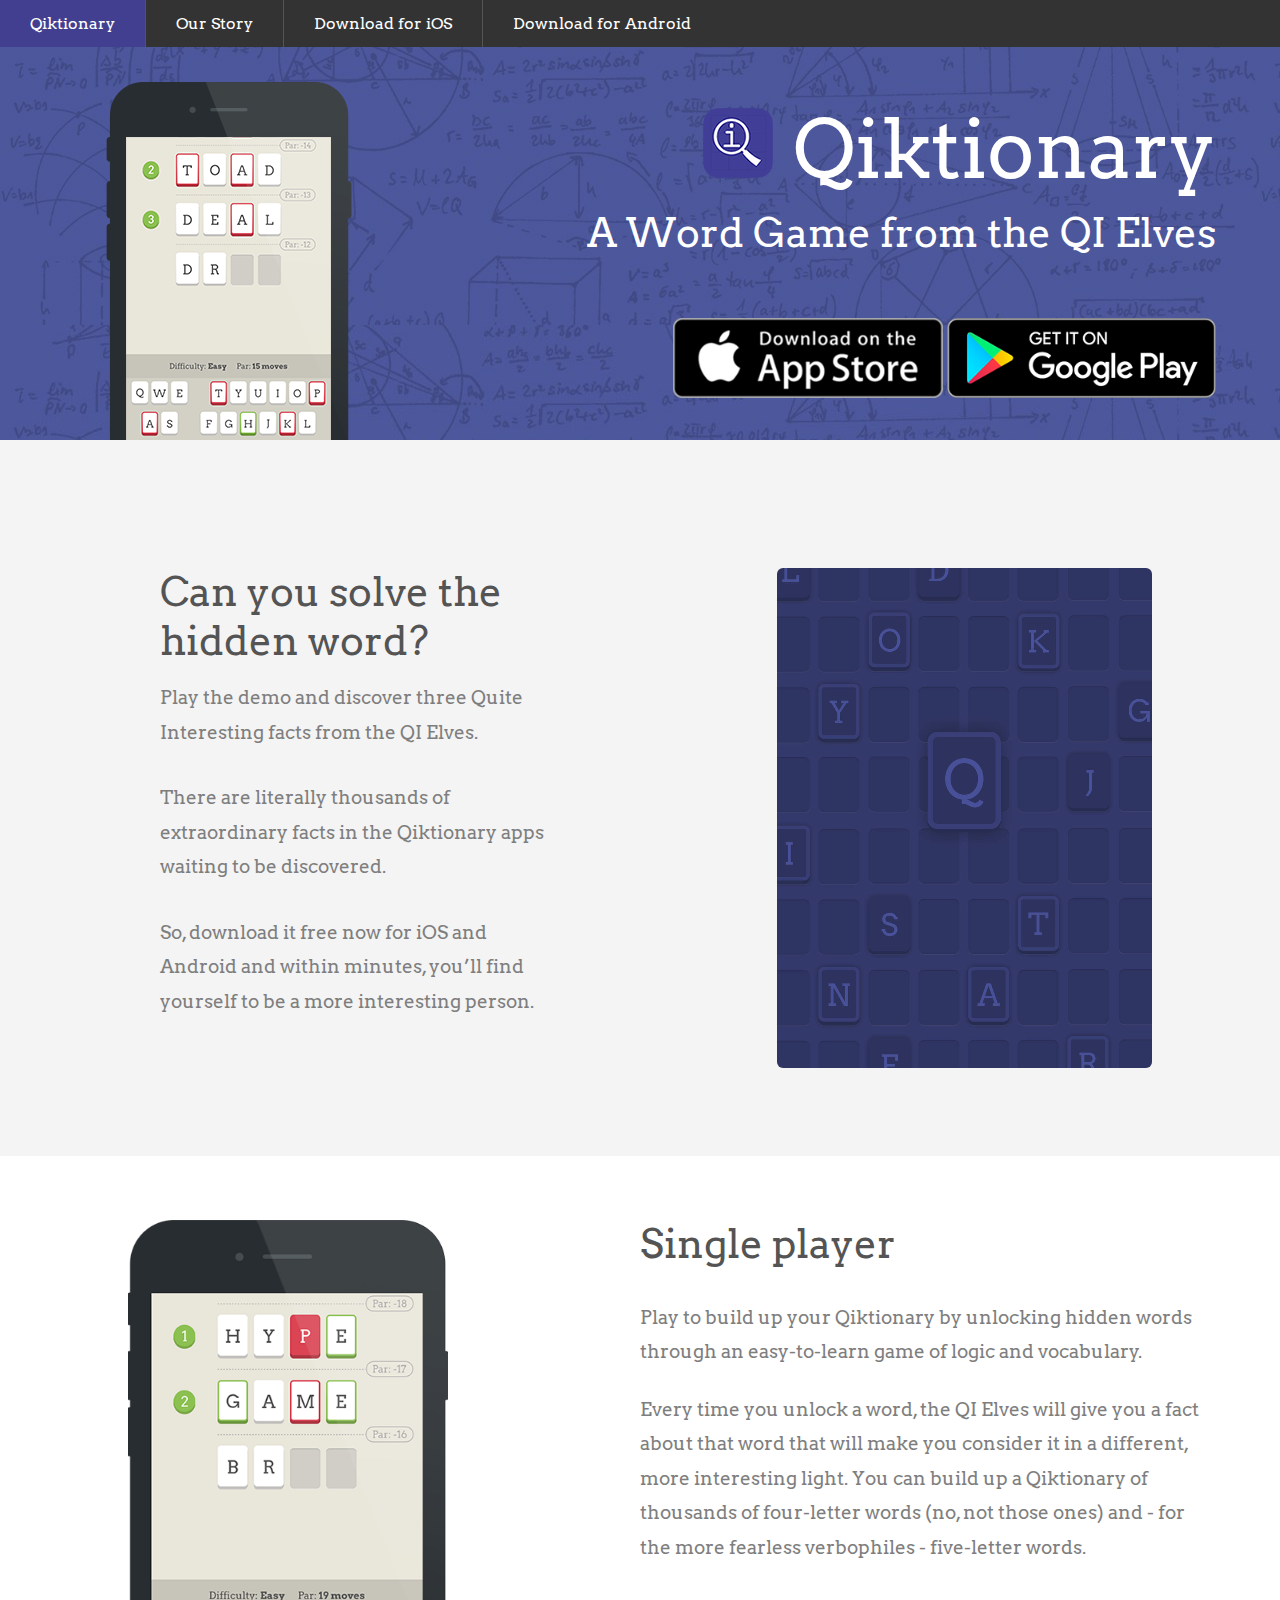
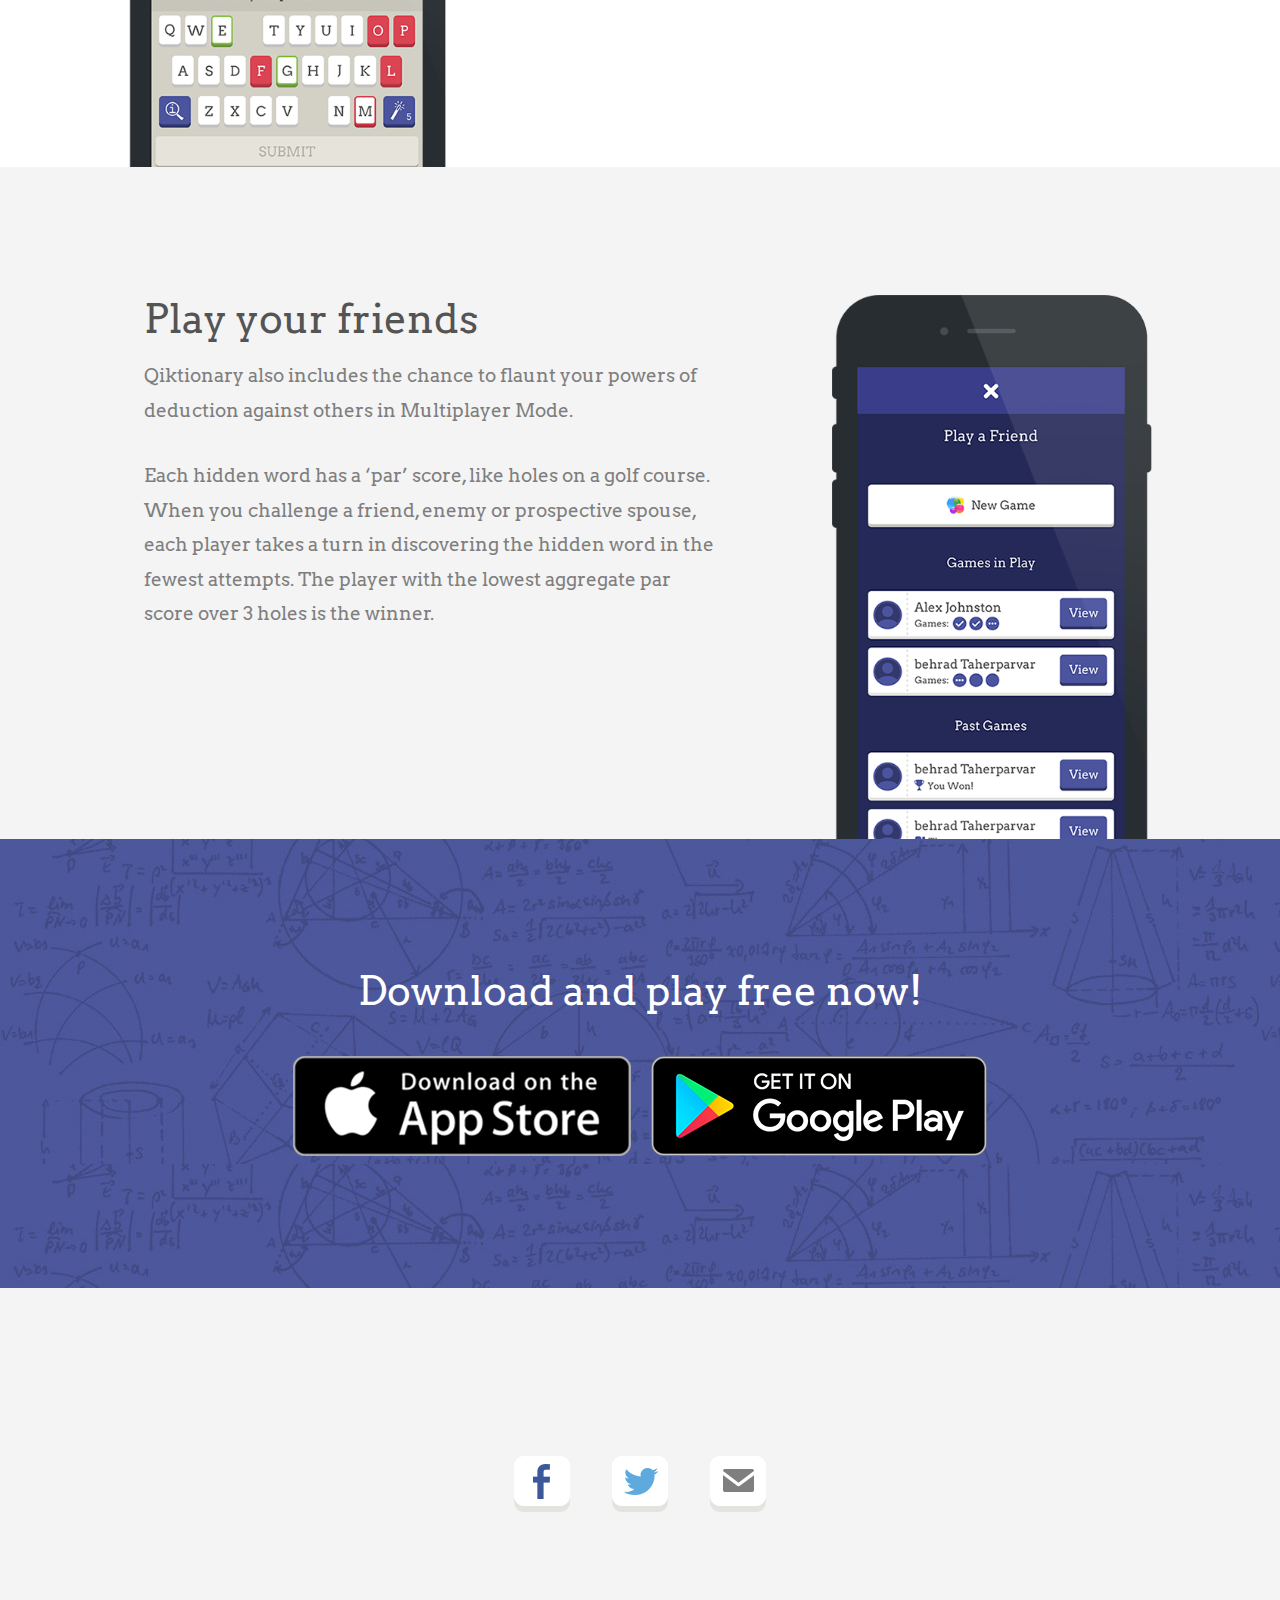
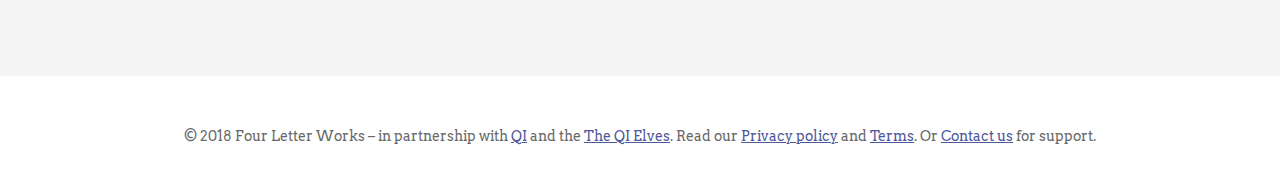
<file: index.html>
<!DOCTYPE HTML>
<html>

<head>
    <title>Qiktionary</title>
    <meta name="description" content="The free to play word game from the BBC QI Elves.">
    <meta name="keywords" content="Qiktionary,Quicktionary,Qictionary,QI,BBC,QI Elves,The QI Elves,Stephen Fry,Sandi Toksvig,qikipedia,word game,game,scrabble,hangman,hang man,mastermind,jotto">
    <meta name="author" content="Four Letter Works">
    <meta name="viewport" content="width=device-width, initial-scale=1, maximum-scale=1">
    <meta http-equiv="Content-Type" content="text/html; charset=utf-8" />
    <link href="css/style.css" rel="stylesheet" type="text/css" media="all" />
    <link href='http://fonts.googleapis.com/css?family=Arvo' rel='stylesheet' type='text/css'>
</head>

<body>
    <div class="nav-wrapper">
        <ul class="nav-items">
            <li><a href="http://www.qiktionary.com">Qiktionary</a></li>
            <li class="hide-on-mobile"><a href="http://www.qiktionary.com/our-story.html">Our Story</a></li>
            <li><a href="https://itunes.apple.com/us/app/qiktionary-4-letter-word-game/id972072632?mt=8">Download for iOS</a></li>
            <li><a href="https://play.google.com/store/apps/details?id=uk.co.fourletterworks.qiktionary&hl=en_GB">Download for Android</a></li>
        </ul>
    </div>
    <div class="header">

        <div class="wrap">
            <div class="header_desc">
                <h1><span><img src="images/logo-small.png" alt="Qiktionary"></span>Qiktionary</h1>
                <p>A Word Game from the QI Elves</p>
                <div class="download-buttons-main">
                    <a href="https://itunes.apple.com/us/app/qiktionary-4-letter-word-game/id972072632?mt=8" target="_blank"><img src="images/app-store-badge.png" alt="Download for iOS" /></a>
                    <a href="https://play.google.com/store/apps/details?id=uk.co.fourletterworks.qiktionary&hl=en_GB" target="_blank"><img src="images/play-store-badge.png" alt="Download for Android" /></a>
                </div>
                <div class="iphone_img">
                    <img src="images/iphone-big.png" alt="Qiktionary game" />
                </div>
            </div>
        </div>
    </div>
    <div class="content">
        <div id="cbp-so-scroller" class="cbp-so-scroller">
            <div class="content_top">
                <div class="demo-desc">
                    <h2>Can you solve the hidden word?</h2>
                    <p>Play the demo and discover three Quite Interesting facts from the QI Elves.</p>
                    <p>There are literally thousands of extraordinary facts in the Qiktionary apps waiting to be discovered.</p>
                    <p>So, download it free now for iOS and Android and within minutes, you’ll find yourself to be a more interesting person.</p>
                </div>
                <div class="qik-demo">
                    <div style="width: 375px; height: 500px; margin: 0 auto;">
                        <canvas id="gameCanvas" width="375" height="500" style="border-radius: 6px"></canvas>
                    </div>
                </div>
                <div class="clear"></div>
            </div>
            <div class="content_bottom" id="portfolio">
                <div class="devices">
                    <img src="images/devices.png" alt="">
                </div>
                <div class="devices_desc">
                    <h2>Single player</h2>
                    <p>Play to build up your Qiktionary by unlocking hidden words through an easy-to-learn game of logic and vocabulary.</p>
                    <p>Every time you unlock a word, the QI Elves will give you a fact about that word that will make you consider it in a different, more interesting light. You can build up a Qiktionary of thousands of four-letter words (no, not those ones)
                        and - for the more fearless verbophiles - five-letter words.</p>
                </div>
                <div class="clear"></div>
            </div>
        </div>

        <div id="cbp-so-scroller" class="cbp-so-scroller">
            <div class="content_3">
                <div class="desc_3">
                    <h2>Play your friends</h2>
                    <p>Qiktionary also includes the chance to flaunt your powers of deduction against others in Multiplayer Mode.</p>
                    <p>Each hidden word has a ‘par’ score, like holes on a golf course. When you challenge a friend, enemy or prospective spouse, each player takes a turn in discovering the hidden word in the fewest attempts. The player with the lowest aggregate
                        par score over 3 holes is the winner.</p>
                </div>
                <div class="ipad_img">
                    <img src="images/multiplayer.png" alt="">
                </div>
                <div class="clear"></div>

                <div class="strip">
                    <div class="wrap">
                        <h3>Download and play free now!</h3>
                        <div class="button-inline">
                            <div class="button">
                                <a href="https://itunes.apple.com/us/app/qiktionary-4-letter-word-game/id972072632?mt=8" target="_blank"><img src="images/app-store-badge.png" alt="Download on the App Store"></a>
                            </div>
                            <div class="button">
                                <a href="https://play.google.com/store/apps/details?id=uk.co.fourletterworks.qiktionary&hl=en_GB" target="_blank"><img src="images/play-store-badge.png" alt="Download on the Google Play Store"></a>
                            </div>
                        </div>

                    </div>
                </div>
                <div class="play-free">
                    <div class="wrap">
                        <div class="social_icons">
                            <ul class="social-icons-list">
                                <li class="facebook">
                                    <a href="https://www.facebook.com/qiktionary" target="_blank"> </a>
                                </li>
                                <li class="twitter">
                                    <a href="https://www.twitter.com/qiktionary" target="_blank"></a>
                                </li>
                                <li class="mail">
                                    <a href="mailto:support@fourletterworks.co.uk"> </a>
                                </li>
                            </ul>
                        </div>
                    </div>
                </div>
            </div>
            <div class="copy-right">
                <div class="wrap">
                  <p class="copy">© 2018 Four Letter Works – in partnership with <a href="http://qi.com" target="_blank">QI</a> and the <a href="https://twitter.com/qikipedia" target="_blank">The QI Elves</a>. Read our <a href="http://www.qiktionary.com/policy.html">Privacy policy</a>                and
                      <a href="http://www.qiktionary.com/terms.html">Terms</a>. Or <a href="mailto:support@fourletterworks.co.uk">Contact us</a> for support.</p>
                </div>
            </div>
            <a href="#" id="toTop"><span id="toTopHover"> </span></a>

            <script src="js/jquery.min.js" type="text/javascript"></script>
            <script type="text/javascript" src="js/move-top.js"></script>
            <script type="text/javascript" src="js/easing.js"></script>
            <script type="text/javascript" src="js/scroll-to-top.js"></script>

            <script src="cocos2d-js-v3.11-full-compressed.js"></script>
            <script cocos src="main.js"></script>

</body>

</html>
</file>
<file: css/style.css>
html, body, div, span, applet, object, iframe, h1, h2, h3, h4, h5, h6, p, blockquote, pre, a, abbr, acronym, address, big, cite, code, del, dfn, em, img, ins, kbd, q, s, samp, small, strike, strong, sub, sup, tt, var, b, u, i, dl, dt, dd, ol, nav ul, nav li, fieldset, form, label, legend, table, caption, tbody, tfoot, thead, tr, th, td, article, aside, canvas, details, embed, figure, figcaption, footer, header, hgroup, menu, nav, output, ruby, section, summary, time, mark, audio, video {
    margin: 0;
    padding: 0;
    border: 0;
    font-size: 100%;
    font: inherit;
    vertical-align: baseline;
}
article, aside, details, figcaption, figure, footer, header, hgroup, menu, nav, section {
    display: block;
}
ol, ul {
    list-style: none;
    margin: 0;
    padding: 0;
}
blockquote, q {
    quotes: none;
}
blockquote:before, blockquote:after, q:before, q:after {
    content: '';
    content: none;
}
table {
    border-collapse: collapse;
    border-spacing: 0;
}
a {
    text-decoration: underline;
    color: inherit;
}
a:hover {
  color: white;
}

.full-width {
  margin: 0 10vw 60px;
}

.header_desc a {
  text-decoration: none;
}

.header_desc a:hover {
  text-decoration: none;
  color: rgba(255,255,255,0.7)
}

h4 {
  font-weight: 600;
  font-size: 18px;
  text-transform: uppercase;
  color: #555;
}





/*top navigation*/

li {
  list-style-type: none;
  color: #555;
}

.nav-wrapper ul {
    list-style-type: none;
    margin: 0;
    padding: 0;
    overflow: hidden;
    background-color: #333;
    position: fixed;
    width: 100%;
    z-index: 101;
}

.nav-items li {
    float: left;
    border-right:1px solid #555;
}

.nav-items li:last-child {
    border-right: none;
}

@media (max-width: 425px) {
  .nav-items li:first-child {
      display: none;
  }
}

.nav-items li a {
    display: block;
    color: white;
    text-align: center;
    padding: 14px 30px;
    text-decoration: none;
}

@media (max-width: 425px) {
  .nav-items li a {
      padding: 14px 20px;
      font-size: 12px;
  }
}

.nav-items li a:hover:not(.active) {
    background-color: #423F91;
}

@media (max-width: 375px) {
  .nav-items .hide-on-mobile {
    display: none;
  }
}

.nav-items .align-right {
  float: right;
}

@media (max-width: 425px) {
  .nav-items .align-right {
    float: left;
  }
}

@media (max-width: 425px) {
  .nav-items .nav-items li {
    border-right: 1px solid #555 !important;
  }
}


/*qiktionary embedded demo*/

.qik-demo {
    float: right;
    padding-top: 0em;
    margin-right: 8em;
    margin-bottom: 40px;
}

.demo-desc {
    float: left;
    width: 30%;
    margin-left: 10em;
}

@media only screen and (max-width: 950px) {
  .demo-desc {
      float: none;
      text-align: center;
      width: 100%;
      margin: 0 auto;
      padding: 10px 30px;
  }
  .qik-demo {
      float: none;
      padding-top: 0em;
      margin: 0 auto;
  }
}

/*-------*/



.txt-rt {
    text-align: right;
}

/* text align right */

.txt-lt {
    text-align: left;
}

/* text align left */

.txt-center {
    text-align: center;
}

/* text align center */

.float-rt {
    float: right;
}

/* float right */

.float-lt {
    float: left;
}

/* float left */

.clear {
    clear: both;
}

/* clear float */

.pos-relative {
    position: relative;
}

/* Position Relative */

.pos-absolute {
    position: absolute;
}

/* Position Absolute */

.vertical-base {
    vertical-align: baseline;
}

/* vertical align baseline */

.vertical-top {
    vertical-align: top;
}

/* vertical align top */

.underline {
    padding-bottom: 5px;
    border-bottom: 1px solid #eee;
    margin: 0 0 20px 0;
}

/* Add 5px bottom padding and a underline */

nav.vertical ul li {
    display: block;
    list-style-type: none;
}

/* vertical menu */

nav.horizontal ul li {
    display: inline-block;
    list-style-type: none;
}

/* horizontal menu */

img {
    max-width: 100%;
}
body {
    font-family: 'Arvo', sans-serif;
}
.wrap {
    width: 80%;
    margin: 0 auto;
    transition: all .2s linear;
    -moz-transition: all .2s linear;
    /* firefox */
    -webkit-transition: all .2s linear;
    /* safari and chrome */
    -o-transition: all .2s linear;
    /* opera */
    -ms-transition: all .2s linear;
}
.header {
    background: url(../images/strip-bg.jpg);
    padding-top: 100px;
}
.logo {
    float: left;
    margin: 40px 10px;
    display: none;
}
.menu {
    float: right;
    margin: 40px 0;
    display: none;
}
.box {
    position: absolute;
    top: -700px;
    width: 100%;
    color: #7F7F7F;
    margin: auto;
    padding: 0px;
    z-index: 999999;
    text-align: center;
    left: 0px;
}
.box_content_center {
    background: rgba(237, 235, 226, 0.93);
}
a.boxclose {
    cursor: pointer;
    text-align: center;
    display: block;
    position: absolute;
    top: 5em;
    right: 15em;
}
.menu_box_list {
    display: inline-block;
    padding: 12.2em 0;
}
.menu_box_list li a {
    display: block;
    color: #FFF;
    font-size: 1.2em;
    margin: 5px 0px;
    font-weight: 600;
    text-align: left;
    -webkit-transition: all 0.1s ease-in-out;
    -moz-transition: all 0.1s ease-in-out;
    -o-transition: all 0.1s ease-in-out;
    transition: all 0.1s ease-in-out;
}
.menu_box_list li a:hover {
    color: #4b549d;
}
.menu_box_list li a > i > img {
    vertical-align: middle;
    padding-right: 10px;
}
.header_desc {
    text-align: right;
}
.header_desc h1 {
    font-family: 'Arvo', Helvetica;
    font-size: 5em;
    color: #FFF;
    margin-bottom: 10px;
}
.header_desc p {
    font-size: 2.5em;
    color: #FFF;
    padding: 0em 0 1.5em 0;
    font-weight: 200;
}
.header_desc p span {
    font-weight: 600;
}
.header_desc h1 span {
    padding-right: 20px;
}
.button a {
    display: inline-block;
    font-size: 0.95em;
    color: #FFF;
    text-transform: uppercase;
    border: none;
    padding: 0px;
    /* 	-webkit-transition: all 0.3s ease-out;
	-moz-transition: all 0.3s ease-out;
	-ms-transition: all 0.3s ease-out;
	-o-transition: all 0.3s ease-out;
	transition: all 0.3s ease-out;*/
}

}
.button a > i > img {
    margin-bottom: -4px;
    padding-left: 5px;
    width: 30px;
    height: 30px;
}
.iphone_img img {
    display: block;
    margin-top: -20em;
    margin-left: 40px;
    text-align: left;
}

.download-buttons-main {
  display: inline-block;
}
.download-buttons-main img {
  height: 80px;
}
.button-inline {
  display: inline-flex;
}
@media (max-width: 425px) {
  .button-inline {
    display: block;
  }
}
.button-inline img {
  margin: 0 10px;
}

/*** Content ****/
.content_top {
    background: #f4f4f4;
    padding: 8em 0 3em 0;
}
.content_top h2 {
    font-size: 2.5em;
    color: #545454;
    font-weight: 200;
}
.content_top p {
    font-size: 1.2em;
    color: #7e7e7e;
    line-height: 1.8em;
    padding: 0.8em 0;
}
.ipad_desc {
    float: left;
    width: 30%;
    margin-left: 10em;
}
.ipad_img {
    float: right;
    padding-top: 0em;
    margin-right: 8em;
    margin-bottom: -4px;
}
.ipad_img img {
    display: block;
}
.ipad_desc p.italic {
    padding: 0em 0em 0 1em;
    font-style: italic;
    border-left: 5px solid #4eacdd;
    margin-top: 15px;
}
.green {
    margin-top: 5em;
}
.green a {
    border: 2px solid #14af8f;
    color: #14af8f;
}

/***** Content - botttom ******/
.content_bottom {
    padding-top: 4em;
    padding-bottom: 0em;
}
.content_bottom h2 {
    font-size: 2.5em;
    color: #545454;
    font-weight: 200;
}
.devices {
    float: left;
    padding-top: 0em;
    margin-bottom: -5px;
}
.devices img {
    display: block;
    margin-left: 8em;
}
.devices_desc {
    float: right;
    width: 32%;
    margin-right: 10em;
}
.devices_desc h2 {
    font-size: 2.5em;
    color: #545454;
    padding-bottom: .5em;
    font-weight: 200;
}
.devices_desc p {
    font-size: 1.2em;
    color: #7e7e7e;
    line-height: 1.8em;
    padding: .6em 0;
}
.devices_desc p span {
    color: #424242;
}
.dribbble {
    margin-top: 1em;
}
.dribbble a {
    color: #ea4c89;
    border: 2px solid #ea4c89;
    padding: 15px 20px;
}
.strip {
    background: url(../images/strip-bg.jpg);
    text-align: center;
    padding: 8em 0;
}
.strip h3 {
    font-size: 2.5em;
    color: #FFF;
    margin-bottom: 1em;
    font-weight: 200;
}
.button a span {
    font-weight: bold;
    font-style: italic;
}

/*** Content 3****/
.content_3 {
    background: #f4f4f4;
    padding: 8em 0 0 0;
}
.content_3 h2 {
    font-size: 2.5em;
    color: #545454;
    font-weight: 200;
}
.content_3 p {
    font-size: 1.2em;
    color: #7e7e7e;
    line-height: 1.8em;
    padding: 0.8em 0;
}
.desc_3 {
    float: left;
    width: 35%;
    margin-left: 9em;
}
.ipad_img {
    float: right;
    padding-top: 0em;
    margin-right: 8em;
    margin-bottom: 0px;
}
.ipad_img img {
    display: block;
}
.ipad_desc p.italic {
    padding: 0em 0em 0 1em;
    font-style: italic;
    border-left: 5px solid #4eacdd;
    margin-top: 15px;
}

/***** Scrolling Effect ********/
*, *:after, *:before {
    -webkit-box-sizing: border-box;
    -moz-box-sizing: border-box;
    box-sizing: border-box;
}
.cbp-so-scroller {
    overflow: hidden;
}

/* Clear floats of children */
.cbp-so-section:before, .cbp-so-section:after {
    content: " ";
    display: table;
}
.cbp-so-section:after {
    clear: both;
}

/* Sides */
.cbp-so-side {
    display: inline-block;
    margin: 0;
    overflow: hidden;
    -webkit-transition: -webkit-transform 0.5s, opacity 0.5s;
    -moz-transition: -moz-transform 0.5s, opacity 0.5s;
    transition: transform 0.5s, opacity 0.5s;
}

/* Clear floats of children */
.cbp-so-side:before, .cbp-so-side:after {
    content: " ";
    display: table;
}
.cbp-so-side:after {
    clear: both;
}

/* Initial state (hidden or anything else) */
.cbp-so-init .cbp-so-side {
    opacity: 0;
}
.cbp-so-init .cbp-so-side-left {
    -webkit-transform: translateX(-80px);
    -moz-transform: translateX(-80px);
    transform: translateX(-80px);
}
.cbp-so-init .cbp-so-side-right {
    -webkit-transform: translateX(80px);
    -moz-transform: translateX(80px);
    transform: translateX(80px);
}

/* Animated state */

/* add you final states (transition) or your effects (animations) for each side */
.cbp-so-section.cbp-so-animate .cbp-so-side-left, .cbp-so-section.cbp-so-animate .cbp-so-side-right {
    -webkit-transform: translateX(0px);
    -moz-transform: translateX(0px);
    transform: translateX(0px);
    opacity: 1;
}
.cbp-so-section.cbp-so-animate .cbp-so-side-right {
    -webkit-transition-delay: 0.2s;
    -moz-transition-delay: 0.2s;
    transition-delay: 0.2s;
}

/******** Contact ********/
.play-free {
    background: #f4f4f4;
    padding: 10em 0;
    text-align: center;
}

.social-icons ul {
  list-style-type: none;
  /*margin: 0;*/
  /*padding: 0;*/
  /*overflow: hidden;*/
  background-color: #333;
  position: relative !important;
  /*width: 100%;*/
}

.social_icons li {
    display: inline-block;
    margin: 0 15px;
    width: 64px;
    height: 64px;
}
.social_icons li a {
    width: 64px;
    height: 64px;
    display: block;
    background: url(../images/social-icons.png) no-repeat;
}
.social_icons li.dribbble-icon a {
    background-position: -180px 0;
}
.social_icons li.dribbble-icon a:hover {
    background-position: -180px -71px;
}
.social_icons li.facebook a {
    background-position: -6px 0;
}
.social_icons li.facebook a:hover {
    background-position: -5px -72px;
}
.social_icons li.twitter a {
    background-position: -90px 0;
}
.social_icons li.twitter a:hover {
    background-position: -90px -71px;
}
.social_icons li.mail a {
    background-position: -265px 0;
}
.social_icons li.mail a:hover {
    background-position: -265px -71px;
}
.newsletter_subscription {
    display: inline-block;
    padding: 4em 0 0 0;
}
.newsletter_subscription h3 {
    float: left;
    font-size: 1em;
    font-style: italic;
    color: #676767;
    padding: 15px 30px 0 0;
}

/********* Search box ***********/
.search_box {
    float: left;
    background: #FFF;
    position: relative;
    border-radius: 3px;
    -webkit-border-radius: 3px;
    -moz-border-radius: 3px;
    -o-border-radius: 3px;
    margin: 0px auto;
    padding: 8px 0;
    width: 300px;
}
.search_box form input[type="text"] {
    border: none;
    outline: none;
    background: none;
    font-size: 0.8em;
    color: #D3D3D3;
    width: 80%;
    padding: 6px 0;
    -webkit-appearance: none;
    border-right: 1px solid #EEE;
    font-family: 'Open Sans', sans-serif;
    margin: 0;
}
.search_box form input[type="text"]:focus {
    color: #676767;
}
.search_box form input[type="submit"] {
    border: none;
    outline: none;
    cursor: pointer;
    background: url(../images/email.png) no-repeat;
    margin-top: 5px;
    float: right;
    width: 24px;
    margin-right: 10px;
}

/*----copy-right-----*/
.copy-right {
    text-align: center;
    padding: 3em 0;
    background: #FFF;
    position: relative;
}
.copy-right p {
    color: #696969;
    font-size: 0.85em;
    line-height: 1.8em;
}
.copy-right p span {
    color: #4E599B;
}
.copy-right p a {
    color: #4E599B;
    -webkit-transition: all 0.3s ease-out;
    -moz-transition: all 0.3s ease-out;
    -ms-transition: all 0.3s ease-out;
    -o-transition: all 0.3s ease-out;
    transition: all 0.3s ease-out;
}
.copy-right p a:hover {
    text-decoration: underline;
}

/*** move top **/
#toTop {
    display: none;
    text-decoration: none;
    position: fixed;
    bottom: 25px;
    right: 25px;
    overflow: hidden;
    border: none;
    text-indent: 100%;
    background: url(../images/move-top.png) no-repeat center;
    padding: 20px;
}
#toTop:hover {
    outline: none;
    background: url(../images/move-top-hover.png) no-repeat center;
}

/**************** Media Quries ************************/
@media only screen and (max-width: 1366px) {
    .wrap {
        width: 90%;
    }
}
@media only screen and (max-width: 1440px) {
    .wrap {
        width: 90%;
    }
    .devices {
        width: 55%;
    }
}
@media only screen and (max-width: 1280px) {
    .wrap {
        width: 90%;
    }
    .ipad_desc {
        width: 36%;
        margin-left: 9em;
    }
    .demo_desc {
        width: 36%;
        margin-left: 9em;
    }
    .ipad_img {
        width: 25%;
    }
    .devices {
        width: 25%;
        padding-top: 0em;
    }
    .devices_desc {
        width: 45%;
        margin-right: 4em;
    }
    .desc_3 {
        width: 45%;
    }
}
@media all and (max-width:1024px) {
    .logo {
        float: left;
        margin-top: 10px;
        margin-left: 45%;
        display: block;
    }
    .header {
        padding-bottom: 100px;
    }
    .iphone_img {
        display: none;
    }
    .header_desc {
        text-align: center;
    }
    .header_desc h1 span img {
        display: none;
    }
    .header_desc p {
        font-size: 2em;
        color: #FFF;
        margin-bottom: 10px;
    }
    .wrap {
        width: 90%;
    }
    .content_top h2 {
        font-size: 2.2em;
    }
    .green {
        margin-top: 3em;
    }
    .content_top, .content_bottom {
        padding: 5em 0 0 0;
    }
    .content_top p {
        padding: 1em 0;
    }
    .strip, .contact {
        padding: 5em 0;
    }
    .ipad_img {
        margin-right: -3em;
        padding-top: 12em;
    }
    .ipad_desc {
        width: 45%;
        margin-left: 5em;
        line-height: 3em;
        padding: -2em 0;
    }
    .ipad_img {
        margin-right: 8em;
        padding-top: 6em;
    }
    .content_top p {
        padding: 0.5em 0;
    }
    .content_top h2 {
        padding-bottom: 0.3em;
    }
    .desc_3 {
        width: 45%;
        margin-left: 5em;
        line-height: 3em;
        padding: -2em 0;
    }
    .content_3 {
        padding: 5em 0 0 0;
    }
    .content_3 h2 {
        padding-bottom: 0.3em;
    }
    .devices img {
        margin-top: 3em;
    }
    .play-free {
        padding: 6em 0;
    }
}
@media all and (max-width:800px) {
    .header {
        padding-bottom: 100px;
    }
    .header_desc h1 {
        font-size: 4em;
    }
    .header_desc p {
        font-size: 1.7em;
        padding: 0.7em 0;
        margin-bottom: 20px;
    }
    .iphone_img {
        display: none;
    }
    .logo {
        float: left;
        margin-top: 10px;
        margin-left: 45%;
        display: block;
    }
    .wrap {
        width: 95%;
    }
    .content_top p {
        font-size: 0.85em;
    }
    .devices_desc h2 {
        font-size: 2em;
        padding-bottom: 0;
    }
    .devices_desc p {
        font-size: 0.85em;
    }
    .ipad_desc {
        width: 50%;
        margin-left: 2em;
    }
    .ipad_img {
        width: 40%;
    }
    .devices_desc {
        width: 50%;
        margin-right: 2em;
    }
    .ipad_img {
        padding-top: 15em;
        margin-right: -2em;
        margin-bottom: 0em;
    }
}
@media all and (max-width:640px) {
    .header {
        padding-bottom: 100px;
    }
    h4 {
      text-align: center;
    }
    .iphone_img {
        display: none;
    }
    .content_top h2 {
        text-align: center;
    }
    .content_top p {
        font-size: 1.1em;
        text-align: center;
    }
    .logo {
        float: left;
        margin-top: 10px;
        margin-left: 40%;
        display: block;
    }
    .wrap {
        width: 95%;
    }
    .header_desc p {
        padding: 0.5em 0;
    }
    .iphone_img img {
        display: none;
    }
    a.boxclose {
        right: 5em;
    }
    .content_top, .content_bottom {
        padding: 2em 0 0 0;
    }
    .ipad_desc {
        width: 80%;
        margin-left: 3em;
    }
    .ipad_img {
        margin-right: 21%;
        padding-top: 3em;
        width: 60%;
    }
    .devices_desc {
        float: none;
        width: 100%;
        padding: 10% 9%;
        margin: 0;
        text-align: center;
    }
    .devices_desc p {
        font-size: 1.1em;
    }
    .devices {
        float: none;
        width: 100%;
        padding-top: 2em;
    }
    .devices img {
        margin: 0 auto;
        width: 60%;
    }
    .strip, .contact {
        padding: 3em 0;
    }
    #toTop {
        right: 10px;
    }
    .green {
        margin-top: 2em;
    }
    .socila_icons li {
        margin: 0 5px;
    }
    .desc_3 {
        width: 100%;
        padding: 0 9%;
        margin-left: 0em;
        text-align: center;
    }
    .desc_3 h2 {
        font-size: 2em;
        /*text-align: center;*/
    }
    .strip {
        padding: 6em 0;
    }
}
@media all and (max-width:480px) {
    .header {
        padding-bottom: 100px;
    }
    h4 {
      text-align: center;
    }
    .wrap {
        width: 95%;
    }
    .newsletter_subscription h3 {
        float: none;
        padding: 0 0 15px 0;
    }
    a.boxclose {
        right: 1em;
        top: 1em;
    }
    .menu_box_list {
        padding: 4em 0;
    }
    .ipad_img {
        padding-top: 0;
    }
    .ipad_desc {
        width: 96%;
        padding: 3%;
        margin: 0;
    }
    .ipad_img {
        width: 65%;
    }
}
@media all and (max-width:320px) {
    .wrap {
        width: 95%;
    }
    .header_desc h1 {
        font-size: 2em;
        text-align: center;
    }
    .header_desc p {
        padding: 1em 0;
        font-size: 1.5em;
    }
    .logo {
        float: left;
        margin-top: 10px;
        margin-left: 30%;
        display: block;
    }
    div.button {
        width: 75%;
        margin-left: 13%;
    }
    .iphone_img img {
        margin-top: 1em;
    }
    .content_top p {
        padding: 1em 0;
    }
    .devices_desc h2 {
        font-size: 1.8em;
    }
    .strip h3 {
        font-size: 2em;
    }
    .socila_icons li {
        margin: 0;
    }
    .search_box {
        width: 280px;
    }
    .newsletter_subscription {
        padding: 3em 0 0 0;
    }
    .green {
        margin: 2em 0 1em 0;
    }
}
</file>
